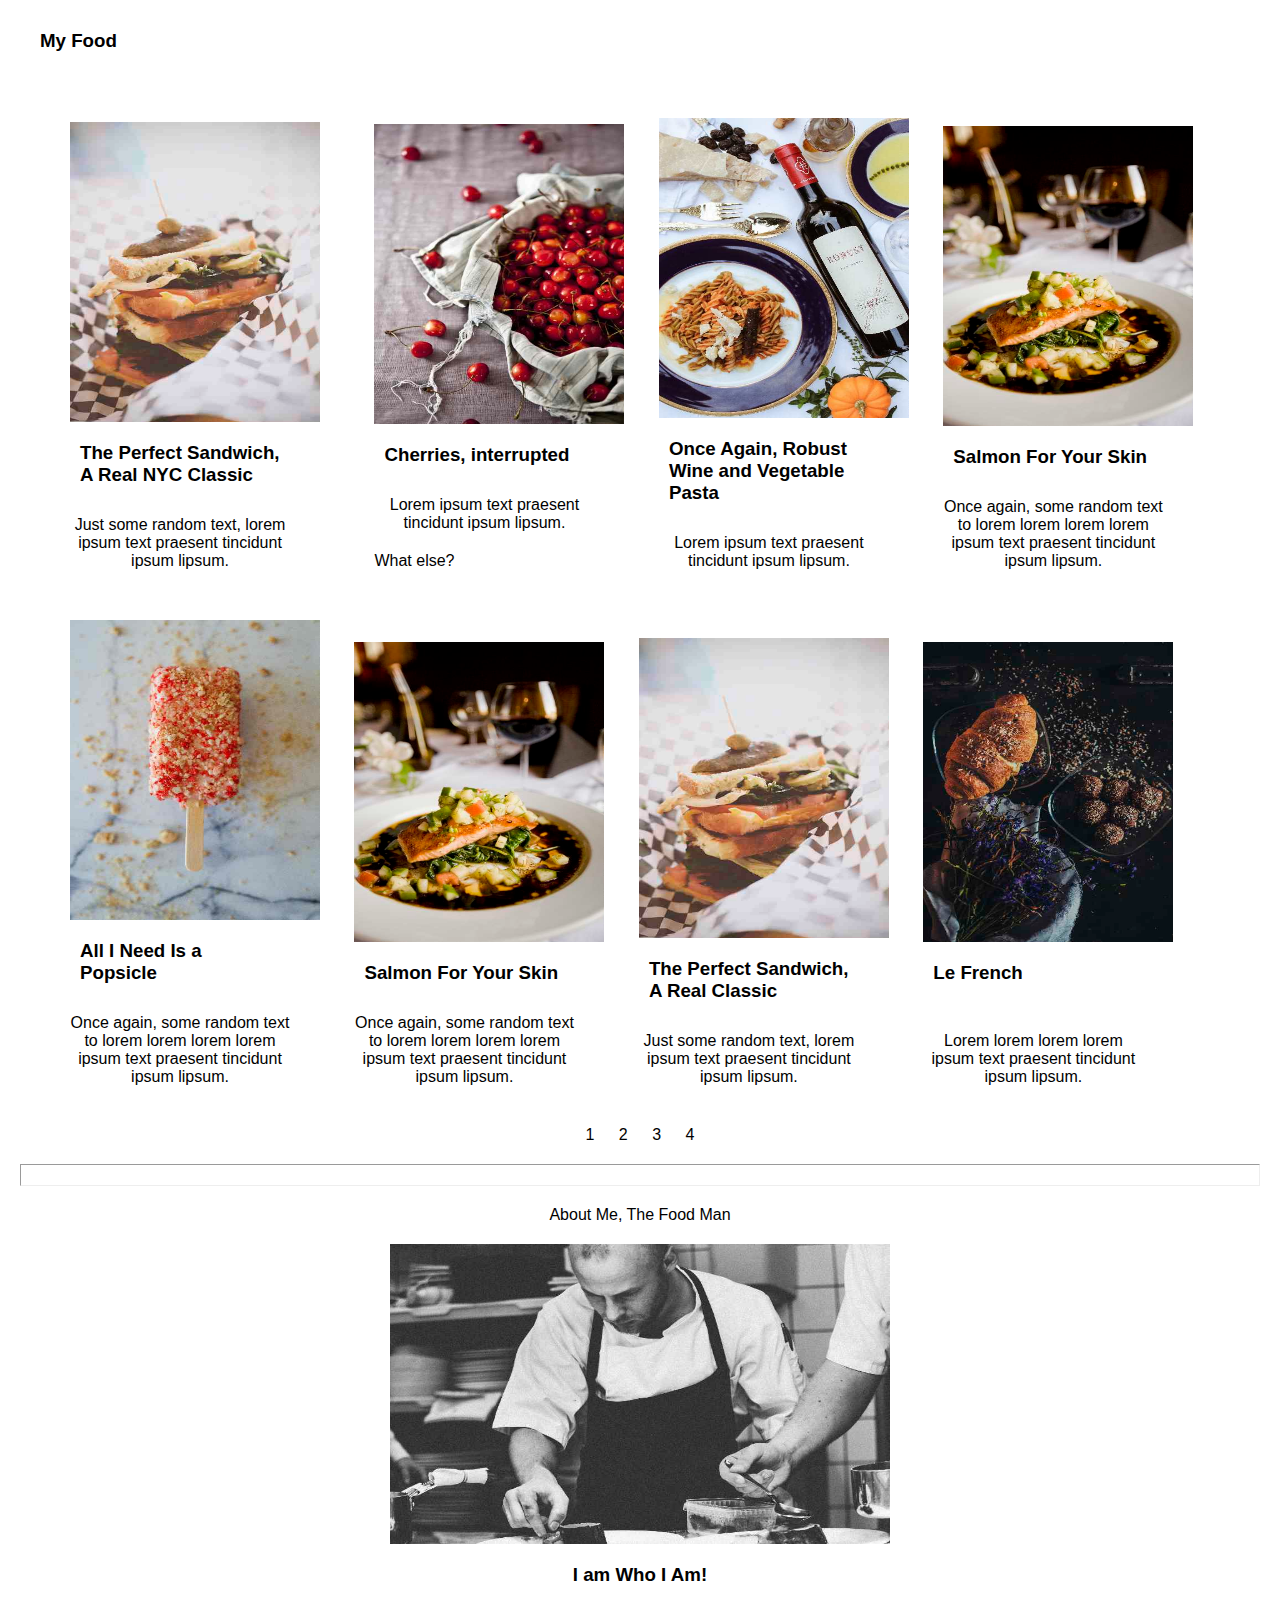
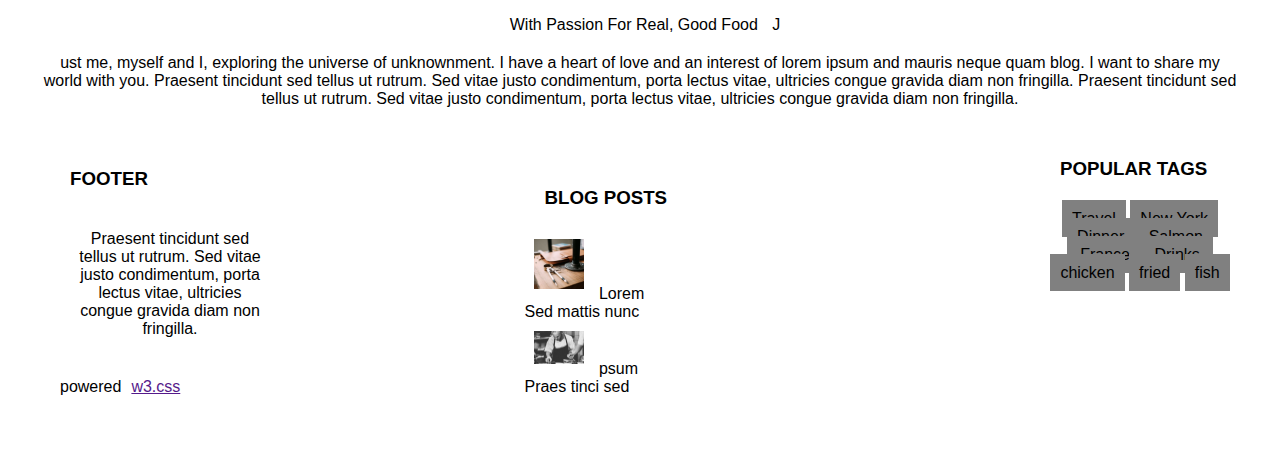
<file: index.html>
<html>
    <head>
        <link rel="stylesheet" href="index.css">
    </head>
    <body>
      
      <h3>My Food</h3>
        <div class="images">
        <div class="img">
            <img src="sandwich.jpg" height="300" width="250" alt="">
            <h3>The Perfect Sandwich, A Real NYC Classic</h3>
            <p>Just some random text, lorem ipsum text praesent tincidunt ipsum lipsum.</p>
        </div>
      
        </div>
        <div class="img">
            <img src="cherries.jpg" width="250" height="300" alt="">
            <h3>Cherries, interrupted</h3>
            <p>Lorem ipsum text praesent tincidunt ipsum lipsum.</p>

             <p>What else?</p>
        </div>
        <div class="img">
            <img src="wine.jpg" width="250" height="300" alt="">
            <h3>Once Again, Robust Wine and Vegetable Pasta</h3>
            <p>Lorem ipsum text praesent tincidunt ipsum lipsum.</p>

        </div>
        <div class="img">
            <img src="salmon.jpg" width="250" height="300">
            <h3>Salmon For Your Skin</h3>
            <p>Once again, some random text to lorem lorem lorem lorem ipsum text praesent tincidunt ipsum lipsum.</p>

        </div>
        </div>




        <div class="images">
        <div class="img">
            <img src="popsicle.jpg" width="250" height="300">
            <h3>All I Need Is a Popsicle</h3>
            <p>Once again, some random text to lorem lorem lorem lorem ipsum text praesent tincidunt ipsum lipsum.</p>

        </div>
        <div class="img">
            <img src="salmon.jpg" width="250" height="300">
            <h3>Salmon For Your Skin</h3>
            <p>Once again, some random text to lorem lorem lorem lorem ipsum text praesent tincidunt ipsum lipsum.</p>

        </div>
        <div class="img">
            <img src="sandwich.jpg" width="250" height="300">
            <br>
            <h3>The Perfect Sandwich, A Real Classic</h3>
            <p>Just some random text, lorem ipsum text praesent tincidunt ipsum lipsum.</p>

        </div>
        <div class="img">
            <img src="croissant.jpg" width="250" height="300">
            <h3>Le French</h3><br>
            <p>Lorem lorem lorem lorem ipsum text praesent tincidunt ipsum lipsum.</p>

        </div>
    </div>
        <div class="num">
            <p>1</p>
            <p>2</p>
            <p>3</p>
            <p>4</p>
        </div>
        <hr>
        <div class="about">
            <p>About Me, The Food Man</p><br>
            <img src="chef.jpg" width="500" height="300" alt="">
            <h3>I am Who I Am!</h3>
             <p>With Passion For Real, Good Food</p>
J             <p>ust me, myself and I, exploring the universe of unknownment. I have a heart of love and an interest of lorem ipsum and mauris neque quam blog. I want to share my world with you. Praesent tincidunt sed tellus ut rutrum. Sed vitae justo condimentum, porta lectus vitae, ultricies congue gravida diam non fringilla. Praesent tincidunt sed tellus ut rutrum. Sed vitae justo condimentum, porta lectus vitae, ultricies congue gravida diam non fringilla.</p>
        </div>
        
            <div class="footer">
              <div class="foot">
               <h3>FOOTER</h3>
               <p id="new">Praesent tincidunt sed tellus ut rutrum. Sed vitae justo condimentum, porta lectus vitae, ultricies congue gravida diam non fringilla.</p><br>
               <p>powered<a href="">w3.css</a></p>
              </div>

             <div class="post">
             <h3>BLOG POSTS</h3>
             
             <img src="workshop.jpg" width="50px"  alt="">
             Lorem<br>
                Sed mattis nunc<br>
              
              <img src="chef.jpg" width="50px"  alt="">
                psum</br>
               Praes tinci sed</br>
               
              </div>

                <div class="span">
                <h3>POPULAR TAGS</h3>
                <p id="naw">
                <span class="all">Travel</span>
                <span class="all"> New York</span>
                <span class="all">Dinner</span>
                <span class="all"> Salmon</span>
                <span class="all">France</span>
                <span class="all">Drinks</span>
                <span class="all"> chicken</span>
                <span class="all"> fried</span>
                <span class="all"> fish</span>
                </p>
                </div>
            </div>

    </body>
</html>
</file>
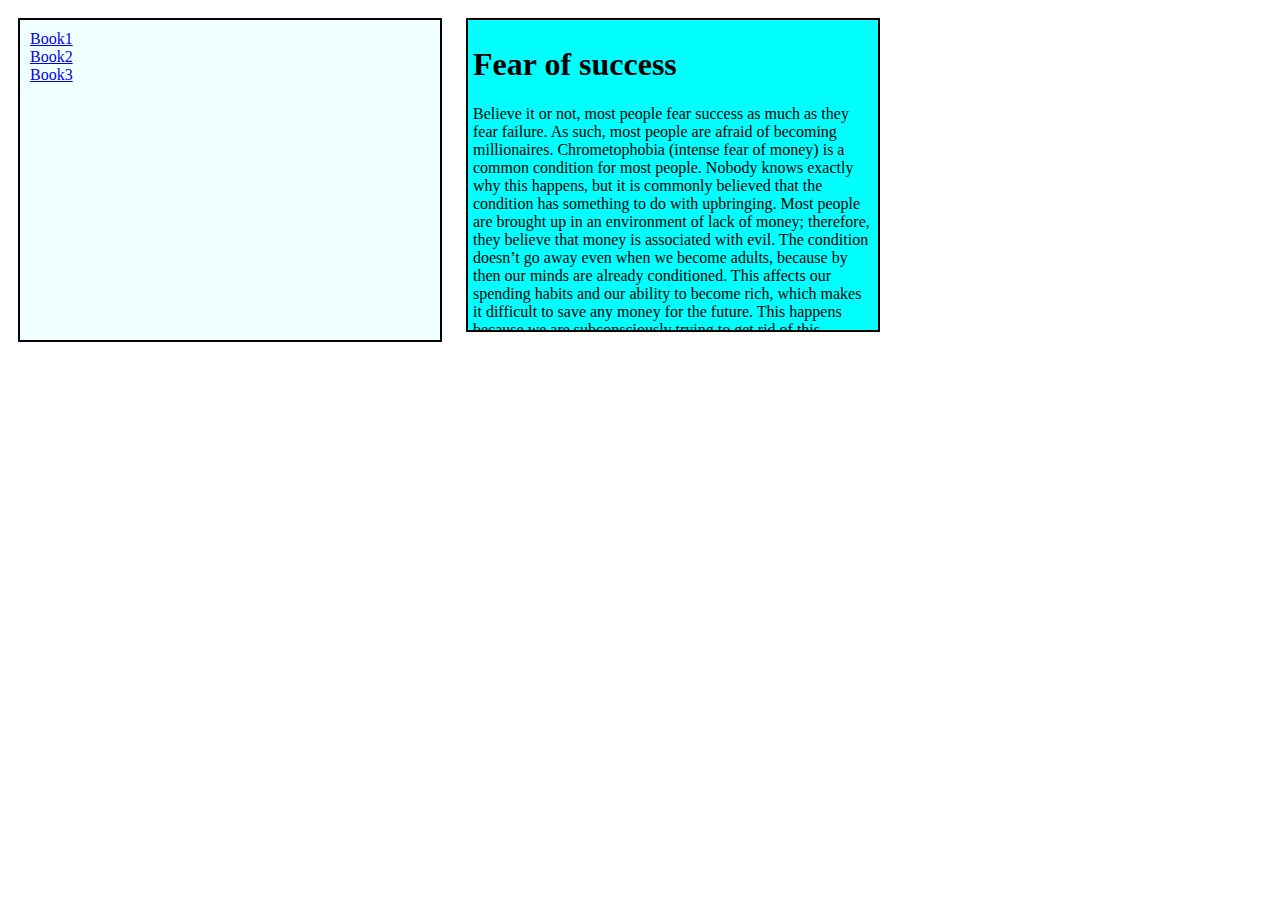
<file: task1.html>
<!DOCTYPE html>
<html lang="en">
<head>
    <meta charset="UTF-8">
    <meta name="viewport" content="width=device-width, initial-scale=1.0">
    <title>Document</title>
</head>
<body>
    <style>
        .book{
          
            width:400px;
            height:300px;
            margin:10px;
            padding: 10px;
            border: 2px solid black;
            background-color: azure;
            vertical-align: top;
            display: inline-block;
        }
        .chapter{
            display: inline-block;
            padding: 5px;
            margin:10px;
            border:2px solid black;
            width: 400px;
            height:300px;
            
          
            background-color: aqua;
            overflow-y: scroll;
            

        }
    </style>
   
    <div class="book">
   
    <a href="#chapter1" id="book">Book1</a><br>

    <a href="#chapter2" id="book">Book2</a><br>

    <a href="#chapter3" id="book">Book3</a>
    </div>
    <div class="chapter">

    <p id="chapter1">

    <h1>Fear of success</h1>

    <p>Believe it or not, most people fear success as much as they fear failure. As such, most people are afraid of becoming millionaires.
 
        Chrometophobia (intense fear of money) is a common condition for most people. Nobody knows exactly why this happens, but it is commonly believed that the condition has something to do with upbringing.
         
        Most people are brought up in an environment of lack of money; therefore, they believe that money is associated with evil. The condition doesn’t go away even when we become adults, because by then our minds are already conditioned.

        This affects our spending habits and our ability to become rich, which makes it difficult to save any money for the future. This happens because we are subconsciously trying to get rid of this ‘perceived’ evil called “money.”

        </p>
   
        <h1>Lack of patience</h1>

        

        </p>

        <p id="chapter2">

        <p>Most people simply do not have the patience to become millionaires.

            Consider when you plant a seed in the ground; you probably don’t understand how the seed germinates a few days or weeks later. Neither does it help to check the progress each and every day.
           
           But a few weeks later, when you check it, you’ll find that the buds have shot up and the plant is beginning to grow. A few more weeks, and it becomes a big plant. All this takes some work, time, and a process.
           
           This is where patience comes into play.
           
            Seed is the raw material you put into the soil, and work is the time and  effort you invest. The process is what takes effect without your  interference. It is beyond your control.
           
           Most people would probably want to plant a seed and eat its fruit the following morning.

        </p>



          

        </p>

           <p id="chapter3">


            <h1>Lack of focus</h1>

            <p>The successful warrior is the average man with laser-like focus — Bruce Lee, a Kung Fu Martial arts legend.

                Perhaps the greatest hindrance to financial success is a lack of focus. Most millionaires I know are highly focused individuals.
                
                Chinese billionaire Jack Ma, co-founder and former executive Chairman of the Alibaba Group, often  says that he gets about 5,000 new business ideas every day. Unfortunately, he is forced to turn them all down, preferring to remain  focused on delivering quality service to the millions of customers and  suppliers who visit his online stores daily.
                
            </p>

            
        </p>
        </div>

</body>
</html>
</file>
<file: index.css>
*{
    margin:0;
    padding: 10px;;
    font-family: "Karma", sans-serif;
}

.images{
     display: inline-block;
     padding: 10px;
     margin: 10px;
   
   


}
.img{
    display: inline-block;
    padding:10px;
    margin:10px;
    width:240px;
    height:290px;
   

}
.num{
    text-align: center;
    justify-content: space-between;
}
h2{
  display: inline; 
}
p{
    display: inline-block;
}
.about{
    text-align: center;
    display: block-line;
  
    

}
p{
    text-align: center;
    justify-content: space-between;
}

    
  

h3{
    display: block;
    font-family:" Karma", sans-serif;
    margin: 10px;
    margin-top: 0px;
 
}
a{
    display: inline-block;
}
.foot{

display: inline-block;
margin: 10px;

}
#new{
    display: inline-block;
    width:200px;
   margin: 10px;
    
}

    
  



.footer{
    display: block;
    margin-top: 0;
   
}
.post{
    display: inline-block;
    margin-left: 200px;
  
  
}
.span
{
    display: inline-block;
    width: 200px;
    height: 50px;
    margin-top: 0px;
  
   
   
    float: right;
   
    
}
.naw{
    display: inline;
    width: 300px;
   
    margin-top: 0px;
    float: right;
}
.all{
    background-color: gray;
    width: 50px;
    height: 50px;
}
</file>
